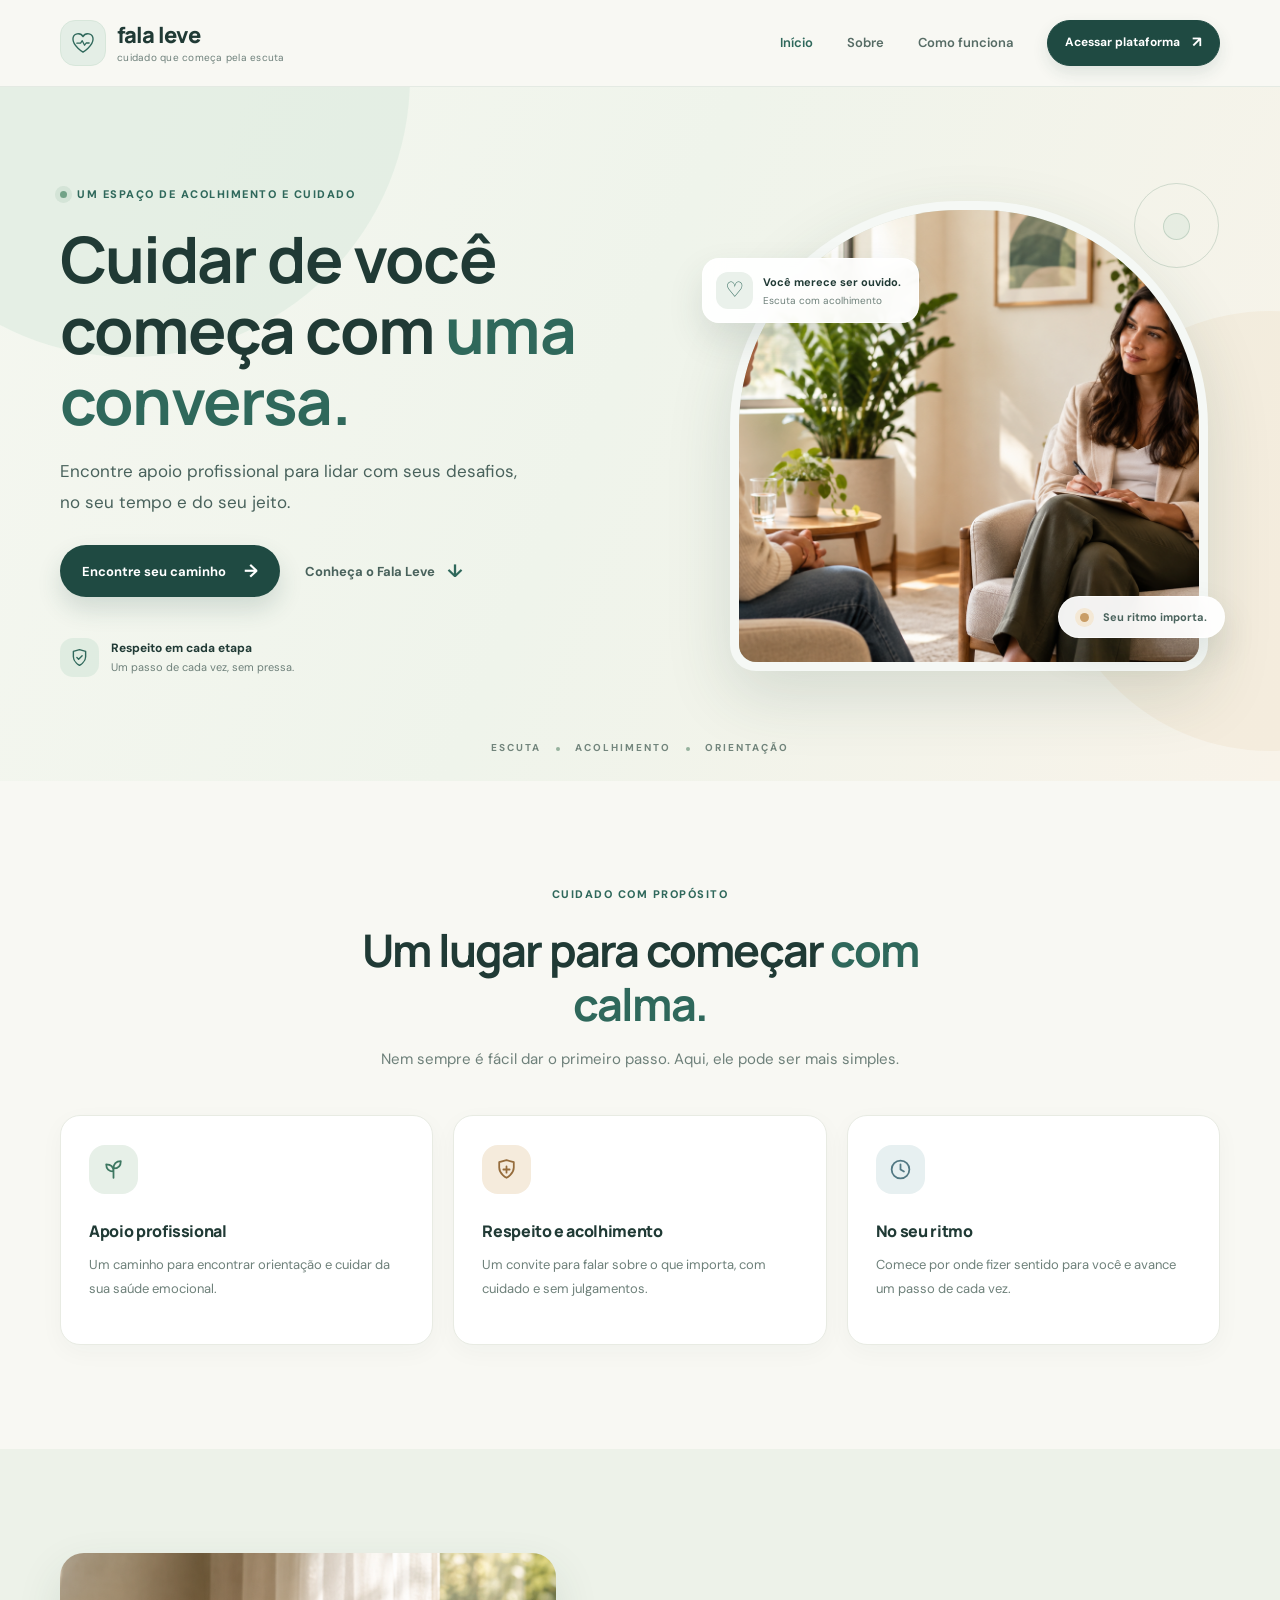
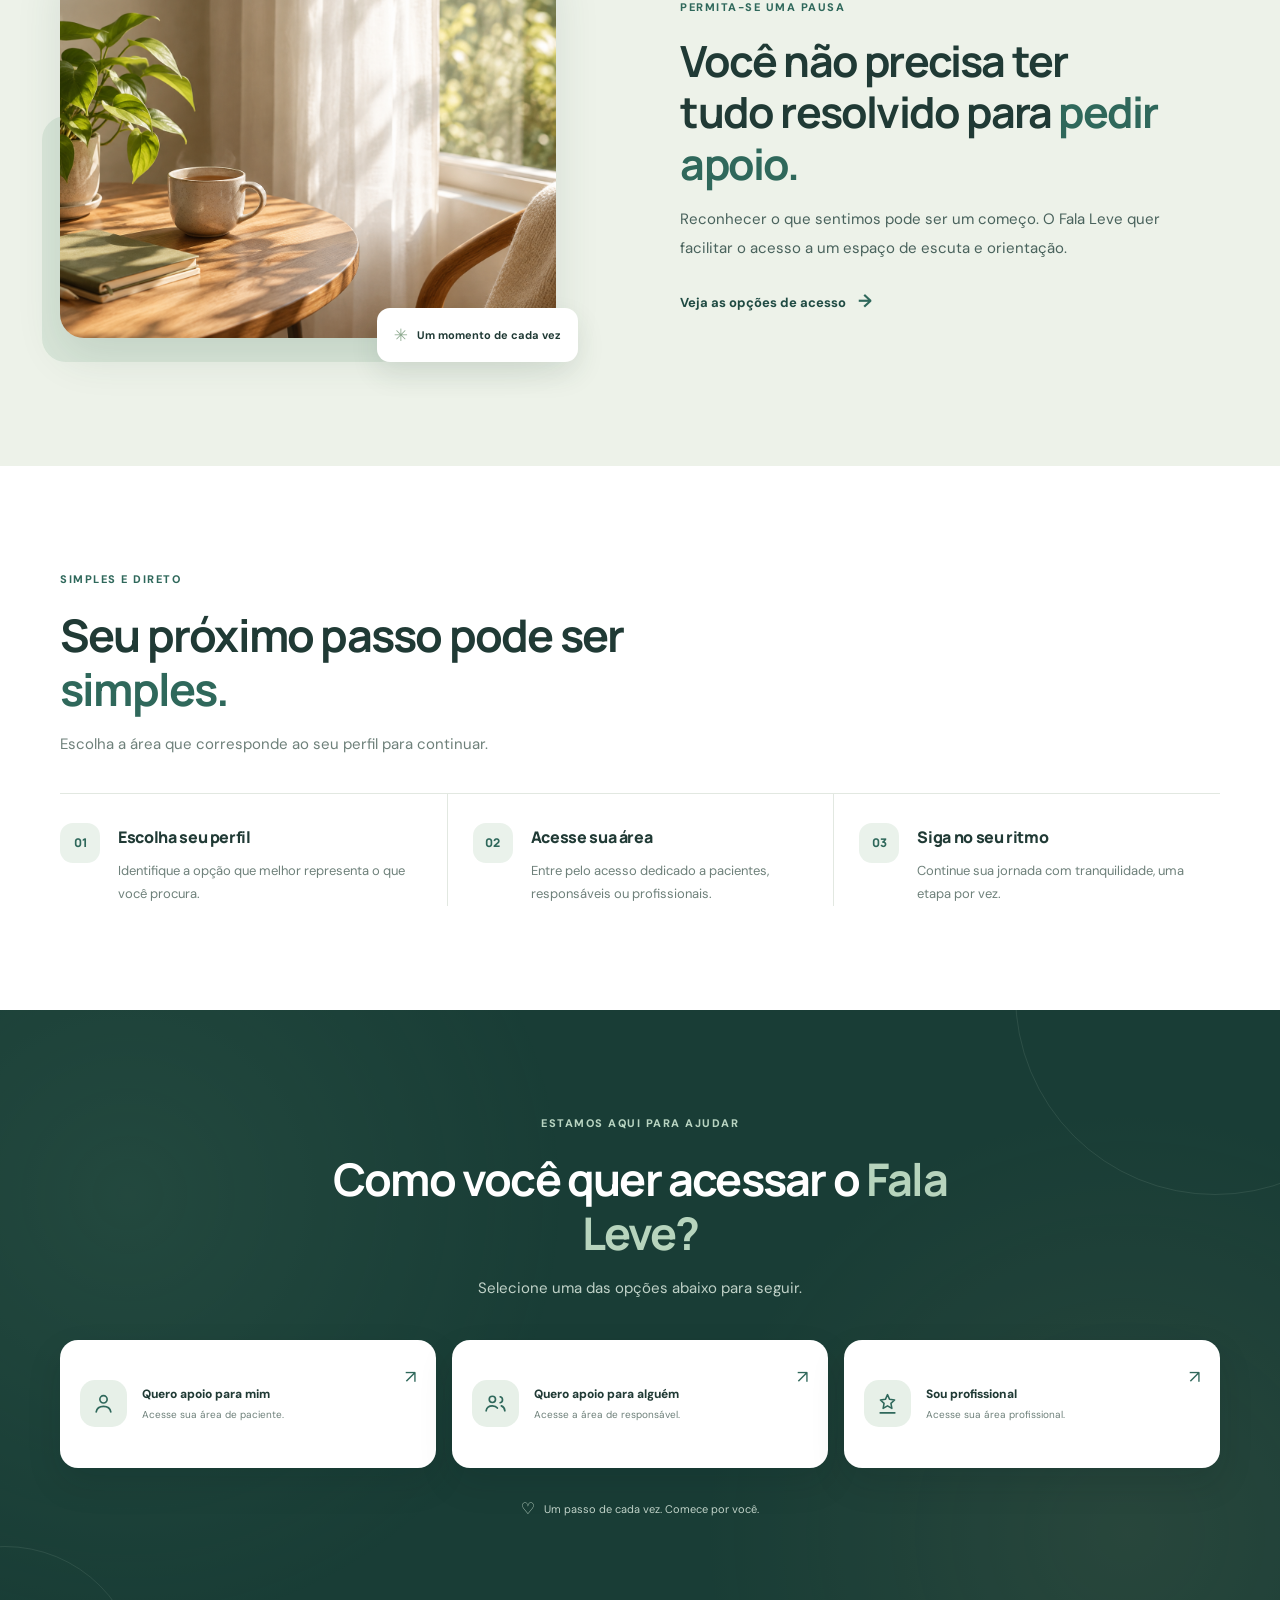
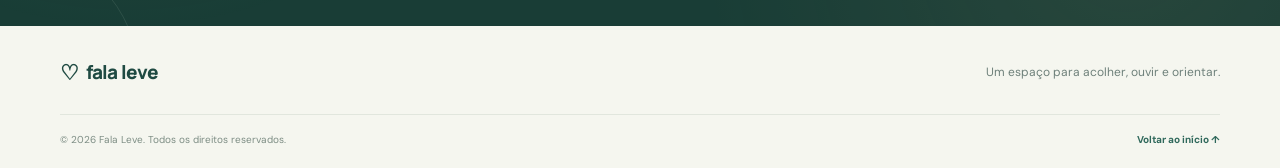
<file: Fala_Leve-main/front-end/index.html>
﻿<!DOCTYPE html>
<html lang="pt-BR">
<head>
    <meta charset="UTF-8">
    <meta name="viewport" content="width=device-width, initial-scale=1.0">
    <meta name="theme-color" content="#f8f8f3">
    <meta name="description" content="Fala Leve — um espaço para buscar apoio, acolhimento e orientação profissional no seu ritmo.">
    <title>Fala Leve | o Cuidado que começa pela escuta</title>
    <link rel="stylesheet" href="style.css">
    <script src="script.js" defer></script>
</head>
<body>
    <a class="skip-link" href="#conteudo">Pular para o conteúdo</a>

    <header class="site-header">
        <div class="header-inner container">
            <a class="brand" href="#inicio" aria-label="Fala Leve — página inicial">
                <span class="brand-mark" aria-hidden="true">
                    <svg viewBox="0 0 40 40" fill="none">
                        <path d="M20 32.2S6.6 24.1 6.6 14.8A7.1 7.1 0 0 1 20 11.5a7.1 7.1 0 0 1 13.4 3.3C33.4 24.1 20 32.2 20 32.2Z" stroke="currentColor" stroke-width="1.8" stroke-linecap="round" stroke-linejoin="round"/>
                        <path d="M11.8 20.2h5l2.2-3.3 3.1 6.1 2.1-3h4" stroke="currentColor" stroke-width="1.7" stroke-linecap="round" stroke-linejoin="round"/>
                    </svg>
                </span>
                <span class="brand-copy">
                    <strong>fala leve</strong>
                    <small>cuidado que começa pela escuta</small>
                </span>
            </a>

            <button class="nav-toggle" type="button" aria-label="Abrir menu" aria-expanded="false" aria-controls="main-nav">
                <span></span><span></span><span></span>
            </button>

            <nav class="main-nav" id="main-nav" aria-label="Navegação principal">
                <a class="nav-link active" href="#inicio">Início</a>
                <a class="nav-link" href="#sobre">Sobre</a>
                <a class="nav-link" href="#como-funciona">Como funciona</a>
                <a class="nav-cta" href="#acessos">Acessar plataforma <span aria-hidden="true">↗</span></a>
            </nav>
        </div>
    </header>

    <main id="conteudo">
        <section class="hero section-anchor" id="inicio" aria-labelledby="hero-title">
            <div class="hero-wash hero-wash-one" aria-hidden="true"></div>
            <div class="hero-wash hero-wash-two" aria-hidden="true"></div>
            <div class="hero-inner container">
                <div class="hero-copy">
                    <p class="eyebrow"><span class="eyebrow-dot" aria-hidden="true"></span> Um espaço de acolhimento e cuidado</p>
                    <h1 id="hero-title">Cuidar de você começa com <em>uma conversa.</em></h1>
                    <p class="hero-description">Encontre apoio profissional para lidar com seus desafios, no seu tempo e do seu jeito.</p>
                    <div class="hero-actions">
                        <a class="button button-primary" href="#acessos">Encontre seu caminho <span aria-hidden="true">→</span></a>
                        <a class="text-link" href="#sobre">Conheça o Fala Leve <span aria-hidden="true">↓</span></a>
                    </div>
                    <div class="hero-note">
                        <span class="note-icon" aria-hidden="true">
                            <svg viewBox="0 0 24 24" fill="none"><path d="M12 21s7-3.8 7-10V5l-7-2-7 2v6c0 6.2 7 10 7 10Z" stroke="currentColor" stroke-width="1.6" stroke-linejoin="round"/><path d="m9 12 2 2 4-4" stroke="currentColor" stroke-width="1.6" stroke-linecap="round" stroke-linejoin="round"/></svg>
                        </span>
                        <span><strong>Respeito em cada etapa</strong><small>Um passo de cada vez, sem pressa.</small></span>
                    </div>
                </div>

                <div class="hero-visual">
                    <div class="hero-photo-frame">
                    <img src="img/Conversa%20acolhedora%20em%20terapia-1.png" alt="Duas mulheres conversam em uma sala tranquila e iluminada" fetchpriority="high">
                    </div>
                    <div class="floating-note floating-note-top">
                        <span class="floating-icon" aria-hidden="true">♡</span>
                        <span><strong>Você merece ser ouvido.</strong><small>Escuta com acolhimento</small></span>
                    </div>
                    <div class="floating-note floating-note-bottom" aria-hidden="true">
                        <span class="tiny-sun"></span>
                        <span>Seu ritmo importa.</span>
                    </div>
                    <span class="hero-orbit hero-orbit-one" aria-hidden="true"></span>
                    <span class="hero-orbit hero-orbit-two" aria-hidden="true"></span>
                </div>
            </div>
            <div class="hero-bottom container" aria-hidden="true">
                <span>Escuta</span><i></i><span>Acolhimento</span><i></i><span>Orientação</span>
            </div>
        </section>

        <section class="benefits section-pad" id="sobre" aria-labelledby="benefits-title">
            <div class="container">
                <div class="section-heading center-heading">
                    <p class="eyebrow">Cuidado com propósito</p>
                    <h2 id="benefits-title">Um lugar para começar <em>com calma.</em></h2>
                    <p>Nem sempre é fácil dar o primeiro passo. Aqui, ele pode ser mais simples.</p>
                </div>

                <div class="benefit-grid">
                    <article class="benefit-card">
                        <span class="feature-icon feature-icon-sage" aria-hidden="true">
                            <svg viewBox="0 0 24 24" fill="none"><path d="M12 20V10m0 4c-4.6 0-7-2.4-7-7 4.6 0 7 2.4 7 7Zm0-3c0-4.6 2.4-7 7-7 0 4.6-2.4 7-7 7Z" stroke="currentColor" stroke-width="1.7" stroke-linecap="round" stroke-linejoin="round"/></svg>
                        </span>
                        <h3>Apoio profissional</h3>
                        <p>Um caminho para encontrar orientação e cuidar da sua saúde emocional.</p>
                    </article>
                    <article class="benefit-card">
                        <span class="feature-icon feature-icon-sand" aria-hidden="true">
                            <svg viewBox="0 0 24 24" fill="none"><path d="M12 20s-7-3.8-7-10V5l7-2 7 2v5c0 6.2-7 10-7 10Z" stroke="currentColor" stroke-width="1.7" stroke-linejoin="round"/><path d="M9 12h6m-3-3v6" stroke="currentColor" stroke-width="1.7" stroke-linecap="round"/></svg>
                        </span>
                        <h3>Respeito e acolhimento</h3>
                        <p>Um convite para falar sobre o que importa, com cuidado e sem julgamentos.</p>
                    </article>
                    <article class="benefit-card">
                        <span class="feature-icon feature-icon-blue" aria-hidden="true">
                            <svg viewBox="0 0 24 24" fill="none"><circle cx="12" cy="12" r="8.5" stroke="currentColor" stroke-width="1.7"/><path d="M12 7v5l3.3 2" stroke="currentColor" stroke-width="1.7" stroke-linecap="round" stroke-linejoin="round"/></svg>
                        </span>
                        <h3>No seu ritmo</h3>
                        <p>Comece por onde fizer sentido para você e avance um passo de cada vez.</p>
                    </article>
                </div>
            </div>
        </section>

        <section class="pause-section section-pad" aria-labelledby="pause-title">
            <div class="container pause-grid">
                <div class="pause-visual">
                    <img src="img/Canto%20Aconchegante%20%C3%A0%20Luz%20Natural-2.png" alt="Uma mesa tranquila perto da janela, com uma planta e um caderno" loading="lazy">
                    <span class="image-caption"><span aria-hidden="true">✳</span> Um momento de cada vez</span>
                </div>
                <div class="pause-copy">
                    <p class="eyebrow">Permita-se uma pausa</p>
                    <h2 id="pause-title">Você não precisa ter tudo resolvido para <em>pedir apoio.</em></h2>
                    <p>Reconhecer o que sentimos pode ser um começo. O Fala Leve quer facilitar o acesso a um espaço de escuta e orientação.</p>
                    <a class="text-link text-link-strong" href="#acessos">Veja as opções de acesso <span aria-hidden="true">→</span></a>
                </div>
            </div>
        </section>

        <section class="steps-section section-pad" id="como-funciona" aria-labelledby="steps-title">
            <div class="container">
                <div class="section-heading">
                    <p class="eyebrow">Simples e direto</p>
                    <h2 id="steps-title">Seu próximo passo pode ser <em>simples.</em></h2>
                    <p>Escolha a área que corresponde ao seu perfil para continuar.</p>
                </div>
                <div class="steps-grid">
                    <article class="step-item">
                        <span class="step-number">01</span>
                        <div><h3>Escolha seu perfil</h3><p>Identifique a opção que melhor representa o que você procura.</p></div>
                    </article>
                    <article class="step-item">
                        <span class="step-number">02</span>
                        <div><h3>Acesse sua área</h3><p>Entre pelo acesso dedicado a pacientes, responsáveis ou profissionais.</p></div>
                    </article>
                    <article class="step-item">
                        <span class="step-number">03</span>
                        <div><h3>Siga no seu ritmo</h3><p>Continue sua jornada com tranquilidade, uma etapa por vez.</p></div>
                    </article>
                </div>
            </div>
        </section>

        <section class="access-section section-pad section-anchor" id="acessos" aria-labelledby="access-title">
            <div class="access-decoration access-decoration-one" aria-hidden="true"></div>
            <div class="access-decoration access-decoration-two" aria-hidden="true"></div>
            <div class="container access-content">
                <div class="section-heading center-heading access-heading">
                    <p class="eyebrow eyebrow-light">Estamos aqui para ajudar</p>
                    <h2 id="access-title">Como você quer acessar o <em>Fala Leve?</em></h2>
                    <p>Selecione uma das opções abaixo para seguir.</p>
                </div>

                <div class="access-grid">
                    <a class="access-card" href="paciente/loginpaciente.html">
                        <span class="access-card-icon" aria-hidden="true">
                            <svg viewBox="0 0 24 24" fill="none"><circle cx="12" cy="8" r="3.5" stroke="currentColor" stroke-width="1.6"/><path d="M5 20c.6-3.4 3.1-5.2 7-5.2s6.4 1.8 7 5.2" stroke="currentColor" stroke-width="1.6" stroke-linecap="round"/></svg>
                        </span>
                        <span class="access-card-copy"><strong>Quero apoio para mim</strong><small>Acesse sua área de paciente.</small></span>
                        <span class="access-arrow" aria-hidden="true">↗</span>
                    </a>
                    <a class="access-card" href="responsavel/responsavel.html">
                        <span class="access-card-icon" aria-hidden="true">
                            <svg viewBox="0 0 24 24" fill="none"><circle cx="9" cy="8" r="3" stroke="currentColor" stroke-width="1.6"/><path d="M3 19c.5-3.1 2.5-4.7 6-4.7 2.2 0 3.8.7 4.8 2.1M16.5 5.5a3 3 0 0 1 0 5.8m1.1 3c2 .7 3.1 2.2 3.4 4.7" stroke="currentColor" stroke-width="1.6" stroke-linecap="round"/></svg>
                        </span>
                        <span class="access-card-copy"><strong>Quero apoio para alguém</strong><small>Acesse a área de responsável.</small></span>
                        <span class="access-arrow" aria-hidden="true">↗</span>
                    </a>
                    <a class="access-card" href="psicologo/login_psicologo.html">
                        <span class="access-card-icon" aria-hidden="true">
                            <svg viewBox="0 0 24 24" fill="none"><path d="M12 3.5 14 8l4.8.6-3.5 3.3.9 4.8-4.2-2.4-4.2 2.4.9-4.8-3.5-3.3L10 8l2-4.5Z" stroke="currentColor" stroke-width="1.5" stroke-linecap="round" stroke-linejoin="round"/><path d="M5 21h14" stroke="currentColor" stroke-width="1.6" stroke-linecap="round"/></svg>
                        </span>
                        <span class="access-card-copy"><strong>Sou profissional</strong><small>Acesse sua área profissional.</small></span>
                        <span class="access-arrow" aria-hidden="true">↗</span>
                    </a>
                </div>
                <p class="access-footnote"><span aria-hidden="true">♡</span> Um passo de cada vez. Comece por você.</p>
            </div>
        </section>
    </main>

    <footer class="site-footer">
        <div class="container footer-inner">
            <a class="footer-brand" href="#inicio"><span aria-hidden="true">♡</span> fala leve</a>
            <p>Um espaço para acolher, ouvir e orientar.</p>
            <div class="footer-bottom"><span>© <span id="current-year">2026</span> Fala Leve. Todos os direitos reservados.</span><a href="#inicio">Voltar ao início ↑</a></div>
        </div>
    </footer>
</body>
</html>
</file>
<file: Fala_Leve-main/front-end/style.css>
@import url('https://fonts.googleapis.com/css2?family=DM+Sans:wght@400;500;600;700&family=Manrope:wght@400;500;600;700;800&display=swap');

:root {
    --ink: #203a35;
    --ink-soft: #49625c;
    --muted: #6e807a;
    --green: #2f685b;
    --green-dark: #1f4a42;
    --green-deep: #193d36;
    --mint: #eaf1eb;
    --mint-strong: #d9e9df;
    --cream: #f8f8f3;
    --white: #ffffff;
    --sand: #f1e5d4;
    --line: #e2e8e1;
    --shadow: 0 24px 70px rgba(39, 74, 63, 0.10);
    --radius-lg: 28px;
    --radius-md: 20px;
    --container: 1160px;
}

* { box-sizing: border-box; }
html { scroll-behavior: smooth; scroll-padding-top: 92px; }
body {
    margin: 0;
    color: var(--ink);
    background: var(--cream);
    font-family: 'DM Sans', Inter, system-ui, -apple-system, BlinkMacSystemFont, 'Segoe UI', sans-serif;
    font-size: 16px;
    line-height: 1.65;
    -webkit-font-smoothing: antialiased;
}
img { display: block; max-width: 100%; }
a { color: inherit; text-decoration: none; }
button, a { -webkit-tap-highlight-color: transparent; }
button { font: inherit; }
.container { width: min(var(--container), calc(100% - 48px)); margin-inline: auto; }
.section-pad { padding: 104px 0; }
.section-anchor { scroll-margin-top: 84px; }

.skip-link {
    position: absolute; top: 10px; left: 10px; z-index: 1000;
    padding: 10px 16px; border-radius: 10px; color: white; background: var(--green-deep);
    transform: translateY(-150%); transition: transform .2s ease;
}
.skip-link:focus { transform: translateY(0); }

.site-header {
    position: sticky; top: 0; z-index: 100;
    background: rgba(248, 248, 243, .91);
    border-bottom: 1px solid rgba(222, 230, 221, .74);
    backdrop-filter: blur(18px);
}
.header-inner { min-height: 86px; display: flex; align-items: center; justify-content: space-between; gap: 28px; }
.brand { display: inline-flex; align-items: center; gap: 11px; flex-shrink: 0; }
.brand-mark {
    width: 46px; height: 46px; display: grid; place-items: center; color: var(--green);
    background: #e4eee6; border: 1px solid #d7e6da; border-radius: 15px;
}
.brand-mark svg { width: 30px; height: 30px; }
.brand-copy { display: flex; flex-direction: column; line-height: 1.1; }
.brand-copy strong, .footer-brand { font-family: Manrope, 'DM Sans', sans-serif; font-size: 22px; font-weight: 800; letter-spacing: -.9px; }
.brand-copy small { margin-top: 5px; color: var(--muted); font-size: 10px; letter-spacing: .25px; }
.main-nav { display: flex; align-items: center; gap: 34px; }
.nav-link { color: #576c65; font-size: 13px; font-weight: 600; transition: color .2s ease; }
.nav-link:hover, .nav-link.active { color: var(--green); }
.nav-cta {
    display: inline-flex; align-items: center; gap: 12px; padding: 12px 17px;
    color: #fff; background: var(--green-dark); border: 1px solid var(--green-dark);
    border-radius: 999px; font-size: 12px; font-weight: 700;
    box-shadow: 0 7px 16px rgba(31, 74, 66, .12); transition: transform .2s ease, background .2s ease;
}
.nav-cta span { font-size: 15px; line-height: 1; }
.nav-cta:hover { background: #285b50; transform: translateY(-1px); }
.nav-toggle { display: none; }

.hero { position: relative; overflow: hidden; padding: 78px 0 24px; isolation: isolate; }
.hero::before { content: ''; position: absolute; inset: 0; z-index: -3; background: linear-gradient(113deg, #f5f7f0 0%, #eff4eb 47%, #f8f3e9 100%); }
.hero-wash { position: absolute; z-index: -2; border-radius: 50%; pointer-events: none; }
.hero-wash-one { width: 560px; height: 560px; top: -290px; left: -150px; background: rgba(219, 235, 222, .58); }
.hero-wash-two { width: 440px; height: 440px; right: -210px; bottom: 30px; background: rgba(235, 218, 193, .30); }
.hero-inner { display: grid; grid-template-columns: 1.04fr .96fr; align-items: center; gap: clamp(48px, 7vw, 98px); min-height: 510px; }
.hero-copy { position: relative; z-index: 2; padding: 20px 0 38px; }
.eyebrow { display: flex; align-items: center; gap: 10px; margin: 0 0 20px; color: var(--green); font-size: 11px; font-weight: 800; letter-spacing: 1.5px; text-transform: uppercase; }
.eyebrow-dot { width: 7px; height: 7px; border-radius: 50%; background: #72a287; box-shadow: 0 0 0 5px rgba(114, 162, 135, .15); }
h1, h2, h3, p { margin-top: 0; }
h1, h2 { font-family: Manrope, 'DM Sans', sans-serif; font-weight: 700; letter-spacing: -1.8px; }
.hero h1 { max-width: 620px; margin-bottom: 20px; font-size: clamp(42px, 5vw, 65px); line-height: 1.11; }
h1 em, h2 em { color: var(--green); font-style: normal; }
.hero-description { max-width: 475px; margin-bottom: 28px; color: var(--ink-soft); font-size: 17px; line-height: 1.8; }
.hero-actions { display: flex; align-items: center; flex-wrap: wrap; gap: 25px; }
.button { min-height: 52px; display: inline-flex; align-items: center; justify-content: center; gap: 18px; padding: 0 22px; border-radius: 999px; font-size: 13px; font-weight: 700; transition: transform .2s ease, box-shadow .2s ease, background .2s ease; }
.button-primary { color: white; background: var(--green-dark); box-shadow: 0 12px 25px rgba(31, 74, 66, .16); }
.button-primary span { font-size: 18px; transition: transform .2s ease; }
.button-primary:hover { background: #285c50; box-shadow: 0 16px 32px rgba(31, 74, 66, .2); transform: translateY(-2px); }
.button-primary:hover span { transform: translateX(3px); }
.text-link { display: inline-flex; align-items: center; gap: 12px; color: var(--ink-soft); font-size: 13px; font-weight: 700; }
.text-link span { color: var(--green); font-size: 18px; transition: transform .2s ease; }
.text-link:hover span { transform: translate(3px, -2px); }
.hero-note { display: flex; align-items: center; gap: 12px; margin-top: 41px; }
.note-icon { width: 39px; height: 39px; flex-shrink: 0; display: grid; place-items: center; color: var(--green); background: rgba(220, 235, 223, .82); border-radius: 13px; }
.note-icon svg { width: 21px; height: 21px; }
.hero-note > span:last-child { display: flex; flex-direction: column; line-height: 1.4; }
.hero-note strong { font-size: 12px; font-weight: 700; }
.hero-note small { margin-top: 3px; color: var(--muted); font-size: 11px; }
.hero-visual { position: relative; min-width: 0; padding: 18px 12px 26px 24px; }
.hero-photo-frame { height: clamp(360px, 39vw, 470px); overflow: hidden; border: 9px solid rgba(255,255,255,.75); border-radius: 48% 48% 26px 26px; background: #d8e2d6; box-shadow: 0 24px 65px rgba(43, 74, 59, .15); }
.hero-photo-frame img { width: 100%; height: 100%; object-fit: cover; object-position: 58% center; }
.floating-note { position: absolute; z-index: 3; display: flex; align-items: center; gap: 10px; border: 1px solid rgba(255,255,255,.8); background: rgba(255,255,255,.94); box-shadow: 0 16px 35px rgba(46, 69, 59, .13); backdrop-filter: blur(10px); }
.floating-note-top { top: 75px; left: -4px; padding: 13px 17px 13px 13px; border-radius: 17px; }
.floating-icon { width: 37px; height: 37px; display: grid; place-items: center; color: var(--green); background: var(--mint); border-radius: 12px; font-size: 21px; }
.floating-note-top > span:last-child { display: flex; flex-direction: column; line-height: 1.3; }
.floating-note strong { font-size: 11px; }
.floating-note small { margin-top: 5px; color: var(--muted); font-size: 10px; }
.floating-note-bottom { right: -5px; bottom: 59px; padding: 11px 17px; border-radius: 999px; color: var(--ink-soft); font-size: 11px; font-weight: 700; }
.tiny-sun { width: 9px; height: 9px; display: inline-block; border-radius: 50%; background: #c99d66; box-shadow: 0 0 0 5px #f4e8d5; margin: 0 4px; }
.hero-orbit { position: absolute; z-index: -1; border: 1px solid rgba(90, 133, 108, .24); border-radius: 50%; }
.hero-orbit-one { width: 85px; height: 85px; top: 0; right: 1px; }
.hero-orbit-two { width: 27px; height: 27px; top: 30px; right: 30px; background: rgba(218, 232, 219, .55); }
.hero-bottom { display: flex; align-items: center; justify-content: center; gap: 15px; padding: 25px 0 0; color: #72857c; font-size: 10px; font-weight: 700; letter-spacing: 2px; text-transform: uppercase; }
.hero-bottom i { width: 4px; height: 4px; border-radius: 50%; background: #96b29e; }

.benefits { background: var(--cream); }
.section-heading { max-width: 650px; margin-bottom: 43px; }
.center-heading { margin-inline: auto; text-align: center; }
.center-heading .eyebrow { justify-content: center; }
.section-heading h2, .pause-copy h2 { margin-bottom: 16px; font-size: clamp(31px, 3.6vw, 45px); line-height: 1.2; }
.section-heading > p:last-child { margin-bottom: 0; color: var(--muted); font-size: 15px; }
.benefit-grid { display: grid; grid-template-columns: repeat(3, 1fr); gap: 20px; }
.benefit-card { min-height: 230px; padding: 29px 28px; border: 1px solid #e8ebe3; border-radius: var(--radius-md); background: #fff; box-shadow: 0 7px 24px rgba(37, 65, 54, .035); transition: transform .25s ease, box-shadow .25s ease, border-color .25s ease; }
.benefit-card:hover { transform: translateY(-5px); border-color: #d5e4d7; box-shadow: var(--shadow); }
.feature-icon { width: 49px; height: 49px; display: grid; place-items: center; margin-bottom: 24px; border-radius: 16px; }
.feature-icon svg { width: 25px; height: 25px; }
.feature-icon-sage { color: #3d7761; background: #e7f0e8; }
.feature-icon-sand { color: #956c3c; background: #f5ebdc; }
.feature-icon-blue { color: #527883; background: #e7f0f1; }
.benefit-card h3, .step-item h3 { margin-bottom: 9px; font-family: Manrope, 'DM Sans', sans-serif; font-size: 16px; font-weight: 800; letter-spacing: -.35px; }
.benefit-card p, .step-item p { margin-bottom: 0; color: var(--muted); font-size: 13px; line-height: 1.8; }

.pause-section { overflow: hidden; background: #edf2e9; }
.pause-grid { display: grid; grid-template-columns: .96fr 1fr; align-items: center; gap: clamp(45px, 8vw, 112px); }
.pause-visual { position: relative; padding: 0 22px 24px 0; }
.pause-visual::before { content: ''; position: absolute; z-index: 0; left: -18px; bottom: 0; width: 70%; height: 60%; background: #d9e6d9; border-radius: 24px; }
.pause-visual img { position: relative; z-index: 1; width: 100%; height: 385px; object-fit: cover; object-position: 43% center; border-radius: 24px; box-shadow: 0 18px 45px rgba(38, 70, 55, .12); }
.image-caption { position: absolute; z-index: 2; right: 0; bottom: 0; display: flex; align-items: center; gap: 9px; padding: 13px 17px; border-radius: 13px; color: var(--ink); background: #fff; box-shadow: 0 12px 28px rgba(38,70,55,.11); font-size: 11px; font-weight: 700; }
.image-caption span { color: #8eaa90; font-size: 17px; }
.pause-copy { max-width: 485px; }
.pause-copy .eyebrow { margin-bottom: 19px; }
.pause-copy h2 { font-size: clamp(31px, 3.5vw, 43px); }
.pause-copy > p:not(.eyebrow) { margin-bottom: 25px; color: var(--ink-soft); font-size: 15px; line-height: 1.9; }
.text-link-strong { color: var(--green-dark); }

.steps-section { background: #fff; }
.steps-section .section-heading { margin-bottom: 36px; }
.steps-grid { display: grid; grid-template-columns: repeat(3, 1fr); border-top: 1px solid var(--line); }
.step-item { display: flex; gap: 18px; padding: 29px 22px 0 0; }
.step-item + .step-item { border-left: 1px solid var(--line); padding-left: 25px; }
.step-number { width: 40px; height: 40px; flex: 0 0 40px; display: grid; place-items: center; color: var(--green); background: #eaf2eb; border-radius: 13px; font-family: Manrope, sans-serif; font-size: 12px; font-weight: 800; }
.step-item h3 { margin-top: 1px; }

.access-section { position: relative; overflow: hidden; color: #fff; background: var(--green-deep); isolation: isolate; }
.access-section::before { content: ''; position: absolute; z-index: -2; inset: 0; opacity: .65; background: radial-gradient(circle at 10% 30%, rgba(96, 143, 113, .22), transparent 36%), radial-gradient(circle at 88% 85%, rgba(193, 165, 119, .14), transparent 35%); }
.access-decoration { position: absolute; z-index: -1; border: 1px solid rgba(217, 235, 218, .10); border-radius: 50%; }
.access-decoration-one { width: 400px; height: 400px; right: -135px; top: -215px; }
.access-decoration-two { width: 270px; height: 270px; left: -130px; bottom: -190px; }
.access-content { position: relative; }
.access-heading { margin-bottom: 39px; }
.eyebrow-light { color: #b8d4c1; }
.access-heading h2 { max-width: 720px; margin-inline: auto; color: #fff; }
.access-heading h2 em { color: #b7d4bd; }
.access-heading > p:last-child { color: #c0d2c8; }
.access-grid { display: grid; grid-template-columns: repeat(3, 1fr); gap: 16px; }
.access-card { min-height: 128px; display: flex; align-items: center; gap: 15px; padding: 22px 19px; color: var(--ink); background: #fff; border: 1px solid rgba(255,255,255,.45); border-radius: 18px; box-shadow: 0 15px 35px rgba(8, 28, 23, .12); transition: transform .22s ease, box-shadow .22s ease, background .22s ease; }
.access-card:hover { transform: translateY(-4px); background: #f8fbf7; box-shadow: 0 20px 40px rgba(8, 28, 23, .18); }
.access-card-icon { width: 47px; height: 47px; display: grid; place-items: center; flex: 0 0 47px; color: var(--green); background: #e7f0e8; border-radius: 15px; }
.access-card-icon svg { width: 25px; height: 25px; }
.access-card-copy { display: flex; flex: 1; flex-direction: column; gap: 5px; }
.access-card-copy strong { font-size: 12px; font-weight: 800; line-height: 1.4; }
.access-card-copy small { color: var(--muted); font-size: 10px; line-height: 1.4; }
.access-arrow { align-self: flex-start; color: var(--green); font-size: 18px; transition: transform .2s ease; }
.access-card:hover .access-arrow { transform: translate(2px, -2px); }
.access-footnote { display: flex; align-items: center; justify-content: center; gap: 9px; margin: 28px 0 0; color: #c0d2c8; font-size: 11px; }
.access-footnote span { color: #c7dfce; font-size: 16px; }

.site-footer { padding: 29px 0 20px; background: #f5f6ef; }
.footer-inner { display: grid; grid-template-columns: 1fr 1fr; align-items: center; column-gap: 25px; }
.footer-brand { display: inline-flex; align-items: center; gap: 8px; color: var(--green-dark); font-size: 19px; }
.footer-brand span { font-size: 21px; }
.footer-inner > p { margin: 0; color: var(--muted); text-align: right; font-size: 12px; }
.footer-bottom { grid-column: 1 / -1; display: flex; justify-content: space-between; gap: 16px; margin-top: 24px; padding-top: 17px; border-top: 1px solid #e1e6dd; color: #7d8d84; font-size: 10px; }
.footer-bottom a { color: var(--green); font-weight: 700; }
.footer-bottom a:hover { text-decoration: underline; }

:focus-visible { outline: 3px solid #9ec6a8; outline-offset: 4px; }

@media (max-width: 960px) {
    .main-nav { gap: 21px; }
    .hero { padding-top: 55px; }
    .hero-inner { gap: 38px; min-height: 480px; }
    .hero h1 { font-size: clamp(40px, 5vw, 55px); }
    .hero-visual { padding-left: 14px; }
    .hero-photo-frame { height: 400px; }
    .floating-note-top { left: -15px; }
    .floating-note-bottom { right: -6px; }
    .access-card { padding: 18px 14px; gap: 11px; }
    .access-card-icon { width: 42px; height: 42px; flex-basis: 42px; }
}

@media (max-width: 760px) {
    .container { width: min(var(--container), calc(100% - 36px)); }
    .section-pad { padding: 76px 0; }
    .header-inner { min-height: 74px; }
    .brand-mark { width: 41px; height: 41px; border-radius: 13px; }
    .brand-copy strong { font-size: 20px; }
    .brand-copy small { font-size: 9px; }
    .nav-toggle { width: 42px; height: 42px; display: flex; flex-direction: column; align-items: center; justify-content: center; gap: 5px; border: 1px solid #dce6dc; border-radius: 13px; color: var(--green); background: #fff; cursor: pointer; }
    .nav-toggle span { width: 17px; height: 1.5px; border-radius: 2px; background: currentColor; transition: transform .2s ease, opacity .2s ease; }
    .nav-toggle[aria-expanded="true"] span:first-child { transform: translateY(6.5px) rotate(45deg); }
    .nav-toggle[aria-expanded="true"] span:nth-child(2) { opacity: 0; }
    .nav-toggle[aria-expanded="true"] span:last-child { transform: translateY(-6.5px) rotate(-45deg); }
    .main-nav { position: absolute; top: calc(100% + 1px); left: 0; right: 0; display: none; align-items: stretch; gap: 0; padding: 12px 18px 18px; border-bottom: 1px solid var(--line); background: rgba(248,248,243,.98); box-shadow: 0 18px 25px rgba(32,58,53,.08); }
    .main-nav.is-open { display: flex; flex-direction: column; }
    .nav-link { padding: 12px 5px; border-bottom: 1px solid #e8ece5; font-size: 14px; }
    .nav-cta { justify-content: center; margin-top: 13px; padding: 13px 17px; }
    .hero { padding: 45px 0 23px; }
    .hero-inner { grid-template-columns: 1fr; gap: 22px; min-height: 0; }
    .hero-copy { padding: 0; }
    .eyebrow { margin-bottom: 15px; font-size: 10px; letter-spacing: 1.25px; }
    .hero h1 { max-width: 580px; margin-bottom: 17px; font-size: clamp(39px, 9vw, 54px); letter-spacing: -1.5px; }
    .hero-description { max-width: 560px; margin-bottom: 22px; font-size: 15px; line-height: 1.75; }
    .hero-actions { gap: 18px; }
    .button { min-height: 49px; padding: 0 18px; font-size: 12px; }
    .text-link { font-size: 12px; }
    .hero-note { margin-top: 25px; }
    .hero-visual { width: min(100%, 500px); justify-self: center; padding: 9px 16px 18px; }
    .hero-photo-frame { height: clamp(300px, 86vw, 430px); border-width: 7px; border-radius: 43% 43% 22px 22px; }
    .floating-note-top { top: 44px; left: 0; padding: 10px 13px 10px 10px; }
    .floating-icon { width: 31px; height: 31px; font-size: 18px; }
    .floating-note strong { font-size: 10px; }
    .floating-note small { font-size: 9px; }
    .floating-note-bottom { right: 0; bottom: 43px; padding: 9px 13px; font-size: 10px; }
    .hero-orbit-one { width: 61px; height: 61px; right: 0; }
    .hero-orbit-two { top: 22px; right: 20px; }
    .hero-bottom { gap: 10px; padding-top: 13px; font-size: 9px; letter-spacing: 1.4px; }
    .section-heading { margin-bottom: 31px; }
    .section-heading h2, .pause-copy h2 { font-size: clamp(30px, 7vw, 39px); letter-spacing: -1.2px; }
    .section-heading > p:last-child { font-size: 14px; }
    .benefit-grid { grid-template-columns: 1fr; gap: 13px; }
    .benefit-card { min-height: 0; padding: 23px 22px; display: grid; grid-template-columns: 46px 1fr; column-gap: 16px; align-items: start; }
    .feature-icon { width: 46px; height: 46px; grid-row: span 2; margin-bottom: 0; border-radius: 14px; }
    .benefit-card h3 { margin: 1px 0 5px; font-size: 15px; }
    .benefit-card p { font-size: 12px; }
    .pause-grid { grid-template-columns: 1fr; gap: 37px; }
    .pause-visual { padding-right: 13px; }
    .pause-visual img { height: clamp(260px, 70vw, 370px); }
    .pause-copy h2 { max-width: 560px; }
    .pause-copy > p:not(.eyebrow) { font-size: 14px; }
    .steps-grid { grid-template-columns: 1fr; }
    .step-item, .step-item + .step-item { padding: 22px 0; border-left: 0; border-bottom: 1px solid var(--line); }
    .step-item:first-child { padding-top: 27px; }
    .step-item:last-child { border-bottom: 0; padding-bottom: 0; }
    .access-grid { grid-template-columns: 1fr; gap: 12px; }
    .access-card { min-height: 100px; padding: 18px; gap: 14px; }
    .access-card-copy strong { font-size: 13px; }
    .access-card-copy small { font-size: 11px; }
    .access-heading { margin-bottom: 28px; }
    .footer-inner { grid-template-columns: 1fr; gap: 9px; }
    .footer-inner > p { text-align: left; }
    .footer-bottom { margin-top: 17px; }
}

@media (max-width: 420px) {
    .container { width: calc(100% - 28px); }
    .brand-copy small { max-width: 165px; font-size: 8px; }
    .hero h1 { font-size: 38px; }
    .hero-actions { align-items: flex-start; flex-direction: column; gap: 14px; }
    .hero-note { margin-top: 21px; }
    .hero-photo-frame { height: 300px; }
    .floating-note-top { top: 39px; left: -1px; }
    .floating-note-bottom { bottom: 34px; }
    .hero-bottom { gap: 8px; font-size: 8px; letter-spacing: 1px; }
    .footer-bottom { align-items: flex-start; flex-direction: column; gap: 8px; }
}

@media (prefers-reduced-motion: reduce) {
    *, *::before, *::after { scroll-behavior: auto !important; transition-duration: .01ms !important; animation-duration: .01ms !important; animation-iteration-count: 1 !important; }
}
</file>
